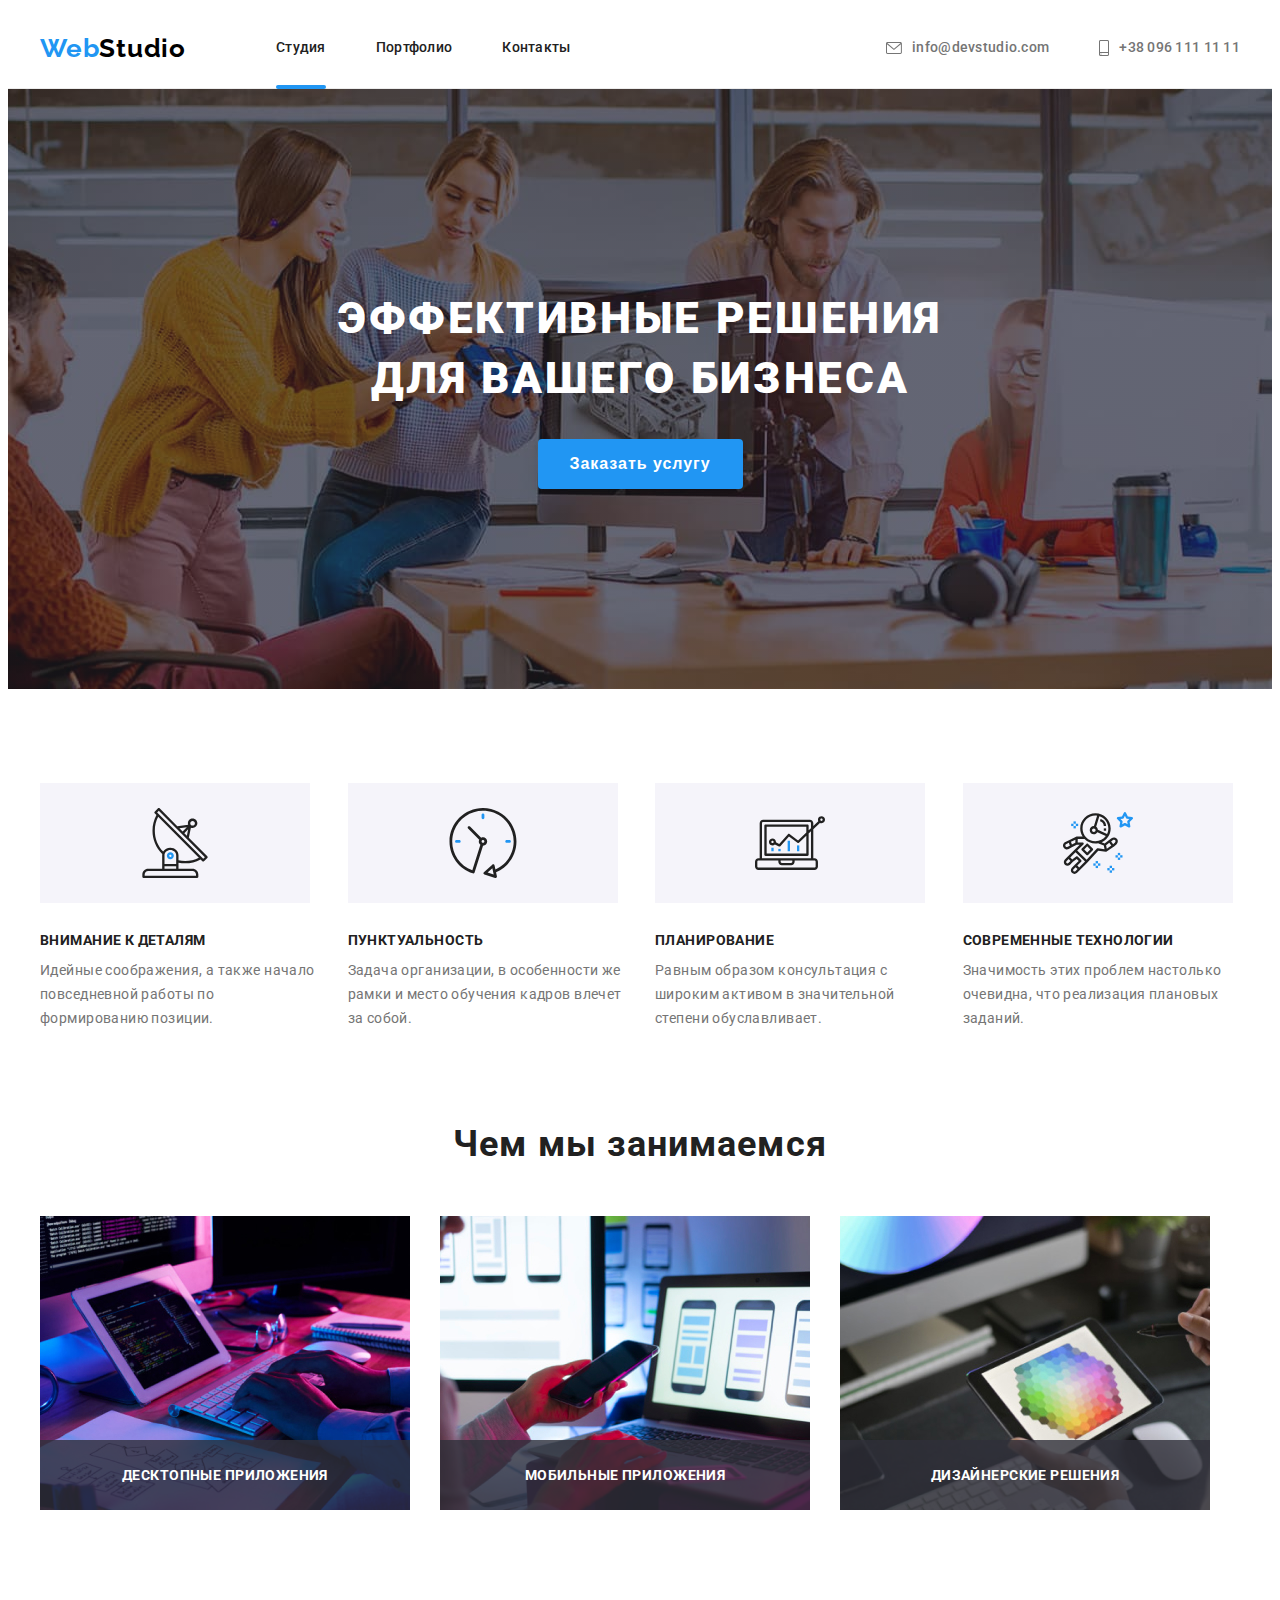
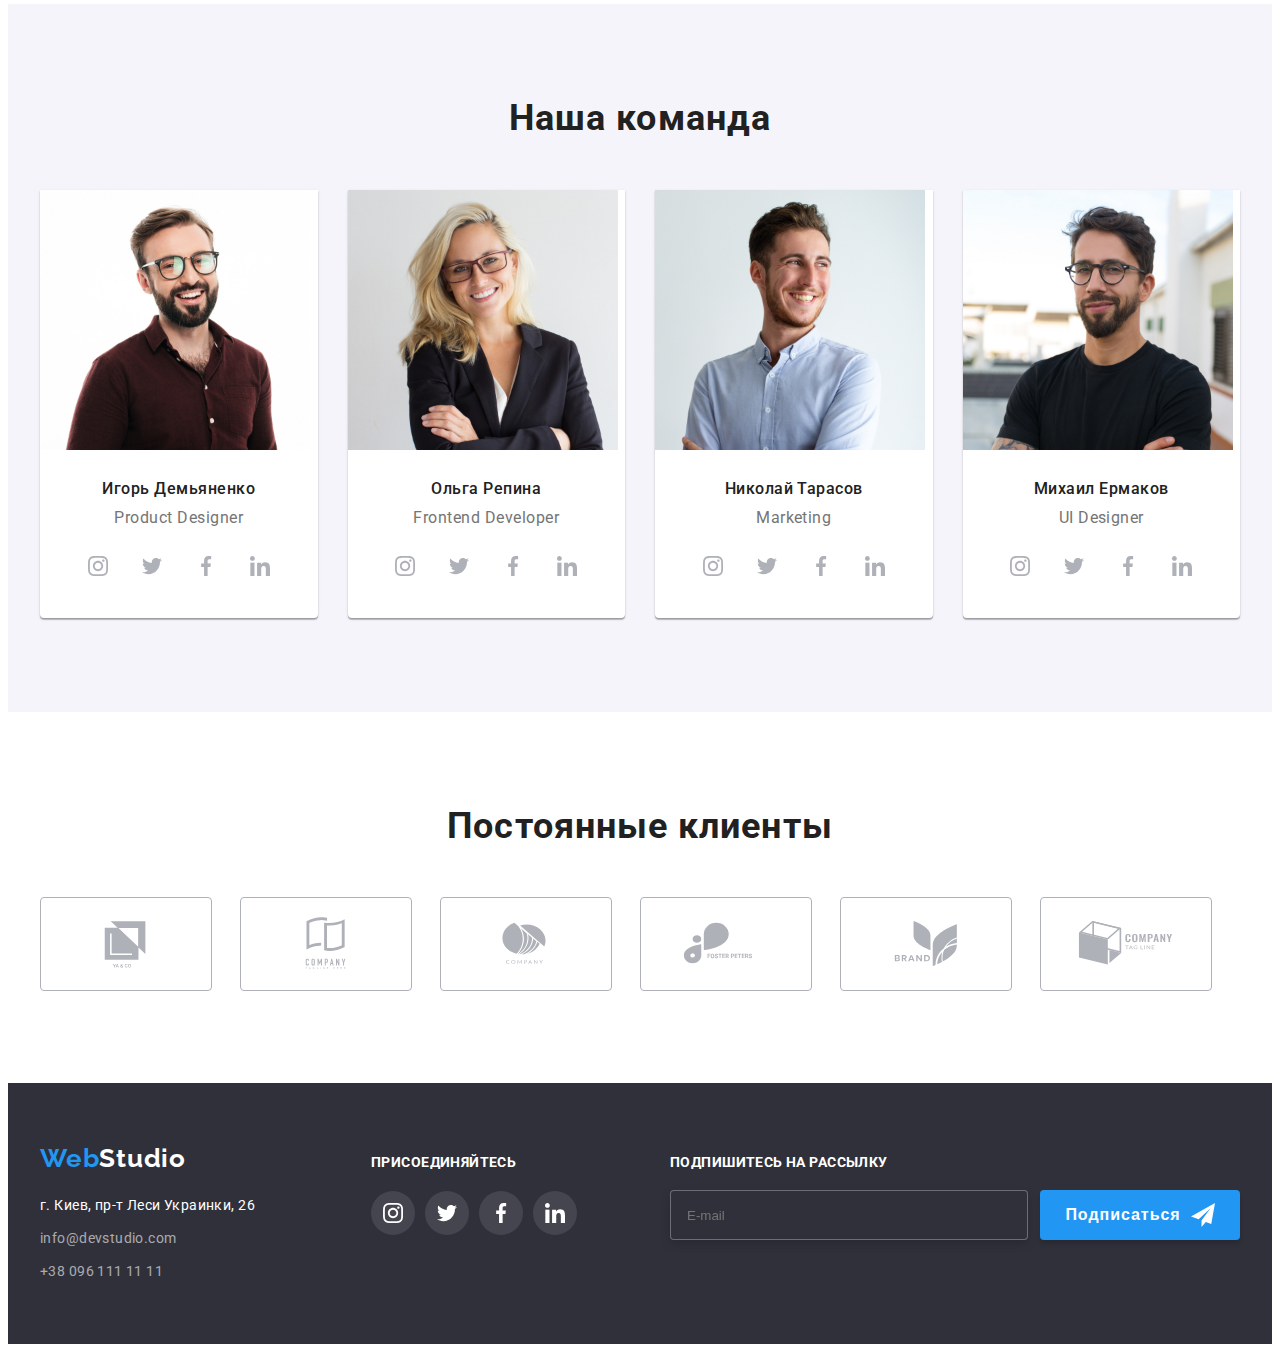
<file: index.html>
<!DOCTYPE html>
<html lang="ru">
<head>
    <meta charset="UTF-8">
    <meta http-equiv="X-UA-Compatible" content="IE=edge">
    <meta name="viewport" content="width=device-width, initial-scale=1.0">
    <title>WebStudio</title>
    <link href="https://fonts.googleapis.com/css2?family=Raleway:wght@700&family=Roboto:wght@400;500;700;900&display=swap" rel="stylesheet">
    <link rel="stylesheet" href="https://cdnjs.cloudflare.com/ajax/libs/modern-normalize/1.1.0/modern-normalize.min.css" integrity="sha512-wpPYUAdjBVSE4KJnH1VR1HeZfpl1ub8YT/NKx4PuQ5NmX2tKuGu6U/JRp5y+Y8XG2tV+wKQpNHVUX03MfMFn9Q==" crossorigin="anonymous" referrerpolicy="no-referrer" />
    <link rel="stylesheet" href="./css/main.min.css">

</head>
<body class="body">
    <header class="header">
        <div class="container header__container">

                <nav class="nav-header">
                    <a class="logo" href="/index.html" lang="ru">
                        <span class="logo__accent">Web</span>Studio
                    </a>

                    <ul class="nav-menu">

                        <li class="nav-menu__item">
                            <a class="nav-menu__link  nav-menu__link_current" href="./index.html">Студия</a>
                        </li>
                        <li class="nav-menu__item">
                            <a class="nav-menu__link" href="./portfolio.html">Портфолио</a>
                        </li>
                        <li class="nav-menu__nav-link">
                            <a class="nav-menu__link "  href="">Контакты</a>
                        </li>  

                    </ul> 

            </nav>
            <ul class="сontact-info ">

                <li class="сontact-info__item">
                    <a class="сontact-info__link " href="info@devstudio.com">
                        <svg class="сontact-info__icon" width="16" height="12">
                            <use href="./images/sprite-svg/symbol-defs.svg#icon-mail" ></use>
                        </svg>
                        info@devstudio.com
                    </a>
                </li>
                <li class="сontact-info__item">
                    <a class="сontact-info__link" href="tel:+380961111111">
                        <svg class="сontact-info__icon" width="10" height="16">
                            <use href="./images/sprite-svg/symbol-defs.svg#icon-phone"></use>
                        </svg>
                        +38 096 111 11 11
                    </a>
                </li>
                
            </ul>
    
        </div>

    </header>

    <main class="main">

        <section class="hero">
            <div class="container"> 

                <h1 class="hero__title">Эффективные решения для вашего бизнеса</h1>
                
                <button class="hero__btn" type="button" data-modal-open>Заказать услугу</button>
          </div>
        </section>
      

    
      <section class="section">

        <div class="container">
            
            
                <h2 class="visually-hidden" hidden>Наше преимущества</h2>
            <ul class="skills">

                <li class="skills__item">
                    <div class="box">
                        <svg class="skills__icon">
                            <use href="./images/sprite-svg/symbol-defs.svg#icon-antenna"></use>
                        </svg>

                    </div>
                    <h3 class="skills__text">Внимание к деталям</h3>
                    <p class="skills__description" >Идейные соображения, а также начало повседневной работы по формированию позиции.</p>
                </li>
                
                <li class="skills__item">
                    <div class="box">
                        <svg class="skills__icon" >
                            <use href="./images/sprite-svg/symbol-defs.svg#icon-clock"></use>
                        </svg>

                    </div>
                    <h3 class="skills__text">Пунктуальность</h3>
                    <p class="skills__description" >Задача организации, в особенности же рамки и место обучения кадров влечет за собой.</p>
                </li>
                
                <li class="skills__item" >
                    <div class="box">
                        <svg class="skills__icon" >
                            <use href="./images/sprite-svg/symbol-defs.svg#icon-diagram"></use>
                        </svg>

                    </div>
                    <h3 class="skills__text">Планирование</h3>
                    <p class="skills__description" >Равным образом консультация с широким активом в значительной степени обуславливает.</p>
                </li>
                
                <li class="skills__item" >
                    <div class="box">
                        <svg class="skills__icon" >
                            <use href="./images/sprite-svg/symbol-defs.svg#icon-astronaut"></use>
                        </svg>

                    </div>
                    <h3 class="skills__text">Современные технологии</h3>
                    <p class="skills__description" >Значимость этих проблем настолько очевидна, что реализация плановых заданий.</p>
                </li>

            </ul>
     </div>
            
        </section>
            
   

    
        <section class="section section_no-padding-top">
            <div class="container">
                    <h2 class="section__title" >Чем мы занимаемся</h2>
                <ul class="works">
                    
                    <li class="works__picture">
                        <div class="works__box">
                        <img src="./images/what-are-we-doing/img1.jpg" alt="picture 1" width="370" height="294">
                        
                            <p class="works__description">Десктопные приложения</p>
                        </div>
                    </li>
                    <li class="works__picture">
                        <div class="works__box">
                        <img src="./images/what-are-we-doing/img2.jpg" alt="picture 2" width="370" height="294">
                        
                            <p class="works__description">Мобильные приложения</p>
                        </div>
                    </li>
                    <li class="works__picture">
                        <div class="works__box">
                        <img src="./images/what-are-we-doing/img3.jpg" alt="picture 3" width="370" height="294">
                        
                            <p class="works__description">Дизайнерские решения</p>
                        </div>
                    </li>


                </ul>
            </div>

        </section>


    

    <section class="section section_other-background">

        <div class="container">

            <h2 class="section__title">Наша команда</h2>

            <ul class="team-section">

                <li class="team-section__item">
                    <img src="./images/our-team/photo1.jpg" alt="Foto" width="270" height="260">
                 <div class="team-section__box">
                    <h3 class="team-section__title">Игорь Демьяненко</h3>
                    <p class="team-section__description">Product Designer</p>

                    <ul class="social-list list" >
                        <li class="social-list-item">
                            <a href="" class="social-list-link">

                                <svg class="social-list-icon" width="20" height="20">
                                    <use href="./images/sprite-svg/symbol-defs.svg#icon-instagram" ></use>
                                </svg>
                            </a>
                        </li>
                        <li class="social-list-item">
                            <a href="" class="social-list-link">

                                <svg class="social-list-icon" width="20" height="20">
                                    <use href="./images/sprite-svg/symbol-defs.svg#icon-twitter" ></use>
                                </svg>
                            </a>
                        </li>
                        <li class="social-list-item">
                            <a href="" class="social-list-link">
                                <svg class="social-list-icon" width="20" height="20">
                                    <use href="./images/sprite-svg/symbol-defs.svg#icon-facebook" ></use>
                                </svg>
                            </a>
                        </li>
                        <li class="social-list-item">
                            <a href="" class="social-list-link">
                                    <svg class="social-list-icon" width="20" height="20">
                                        <use href="./images/sprite-svg/symbol-defs.svg#icon-linkedin" ></use>
                                  </svg>
                            </a>
                        </li>
                     
                    </ul>
                  

                </div>
                </li>

                <li class="team-section__item">
                    <img src="./images/our-team/photo2.jpg" alt="Foto" width="270" height="260">
                 <div class="team-section__box">
                    <h3 class="team-section__title">Ольга Репина</h3>
                    <p class="team-section__description">Frontend Developer</p>

                    <ul class="social-list list" >
                        <li class="social-list-item">
                            <a href="" class="social-list-link">

                                <svg class="social-list-icon" width="20" height="20">
                                    <use href="./images/sprite-svg/symbol-defs.svg#icon-instagram" ></use>
                                </svg>
                            </a>
                        </li>
                        <li class="social-list-item">
                            <a href="" class="social-list-link">

                                <svg class="social-list-icon" width="20" height="20">
                                    <use href="./images/sprite-svg/symbol-defs.svg#icon-twitter" ></use>
                                </svg>
                            </a>
                        </li>
                        <li class="social-list-item">
                            <a href="" class="social-list-link">
                                <svg class="social-list-icon" width="20" height="20">
                                    <use href="./images/sprite-svg/symbol-defs.svg#icon-facebook" ></use>
                                </svg>
                            </a>
                        </li>
                        <li class="social-list-item">
                            <a href="" class="social-list-link">
                                    <svg class="social-list-icon" width="20" height="20">
                                        <use href="./images/sprite-svg/symbol-defs.svg#icon-linkedin" ></use>
                                  </svg>
                            </a>
                        </li>
                     
                    </ul>

                </div>
                </li>

                <li class="team-section__item">
                    <img src="./images/our-team/photo3.jpg" alt="Foto" width="270" height="260">
                 <div class="team-section__box">
                    <h3 class="team-section__title">Николай Тарасов</h3>
                    <p class="team-section__description">Marketing</p>
                
                    <ul class="social-list list" >
                        <li class="social-list-item">
                            <a href="" class="social-list-link">

                                <svg class="social-list-icon" width="20" height="20">
                                    <use href="./images/sprite-svg/symbol-defs.svg#icon-instagram" ></use>
                                </svg>
                            </a>
                        </li>
                        <li class="social-list-item">
                            <a href="" class="social-list-link">

                                <svg class="social-list-icon" width="20" height="20">
                                    <use href="./images/sprite-svg/symbol-defs.svg#icon-twitter" ></use>
                                </svg>
                            </a>
                        </li>
                        <li class="social-list-item">
                            <a href="" class="social-list-link">
                                <svg class="social-list-icon" width="20" height="20">
                                    <use href="./images/sprite-svg/symbol-defs.svg#icon-facebook" ></use>
                                </svg>
                            </a>
                        </li>
                        <li class="social-list-item">
                            <a href="" class="social-list-link">
                                    <svg class="social-list-icon" width="20" height="20">
                                        <use href="./images/sprite-svg/symbol-defs.svg#icon-linkedin" ></use>
                                  </svg>
                            </a>
                        </li>
                     
                    </ul>
                </div>
                </li>

                <li class="team-section__item"> 
                    <img src="./images/our-team/photo4.jpg" alt="Foto" width="270" height="260">
                <div class="team-section__box">
                    <h3 class="team-section__title">Михаил Ермаков</h3>
                    <p class="team-section__description">UI Designer</p>
                  
                    <ul class="social-list list" >
                        <li class="social-list-item">
                            <a href="" class="social-list-link">

                                <svg class="social-list-icon" width="20" height="20">
                                    <use href="./images/sprite-svg/symbol-defs.svg#icon-instagram" ></use>
                                </svg>
                            </a>
                        </li>
                        <li class="social-list-item">
                            <a href="" class="social-list-link">

                                <svg class="social-list-icon" width="20" height="20">
                                    <use href="./images/sprite-svg/symbol-defs.svg#icon-twitter" ></use>
                                </svg>
                            </a>
                        </li>
                        <li class="social-list-item">
                            <a href="" class="social-list-link">
                                <svg class="social-list-icon" width="20" height="20">
                                    <use href="./images/sprite-svg/symbol-defs.svg#icon-facebook" ></use>
                                </svg>
                            </a>
                        </li>
                        <li class="social-list-item">
                            <a href="" class="social-list-link">
                                    <svg class="social-list-icon" width="20" height="20">
                                        <use href="./images/sprite-svg/symbol-defs.svg#icon-linkedin" ></use>
                                  </svg>
                            </a>
                        </li>
                     
                    </ul>
                </div>
                </li>
            </ul>
        </div>
    </section>

    <section class="clients-section section">
        <div class="container">
            <h2 class="section__title">Постоянные клиенты</h2>
            <ul class="clients-list-example list">
                <li class="clients-list-item">
                    <a class="clients-list-link" href="">
                        <svg class="clients-icon">
                            <use href="./images/sprite-svg/symbol-defs.svg#icon-logo0"></use>
                        </svg>
                    </a>
                </li>
                <li class="clients-list-item">
                    <a class="clients-list-link" href="">
                        <svg class="clients-icon">
                            <use href="./images/sprite-svg/symbol-defs.svg#icon-logo1"></use>
                        </svg>
                    </a>
                </li>
                <li class="clients-list-item">
                    <a class="clients-list-link" href="">
                        <svg class="clients-icon">
                            <use href="./images/sprite-svg/symbol-defs.svg#icon-logo2"></use>
                        </svg>
                    </a>
                </li>
                <li class="clients-list-item">
                    <a class="clients-list-link" href="">
                        <svg class="clients-icon">
                            <use href="./images/sprite-svg/symbol-defs.svg#icon-logo3"></use>
                        </svg>
                    </a>
                </li>
                <li class="clients-list-item">
                    <a class="clients-list-link" href="">
                        <svg class="clients-icon">
                            <use href="./images/sprite-svg/symbol-defs.svg#icon-logo4"></use>
                        </svg>
                    </a>
                </li>
                <li class="clients-list-item">
                    <a class="clients-list-link" href="">
                        <svg class="clients-icon">
                            <use href="./images/sprite-svg/symbol-defs.svg#icon-logo5"></use>
                        </svg>
                    </a>
                </li>
            </ul>
        </div>
            </section>
        
</main>

<footer class="footer">
    
    <div class="container flex-container">
        <div class="footer-adress">

            <a class="footer-logo_theme_dark link" href="/index.html" lang="ru">
                <span class="footer-web-blue">Web</span>Studio
            </a>

            <address class="address-footer">
                <ul class="address-list list">
                    <li class="address-list__footer-contact">
                        <a class="address-list__address-footer-link footer-item-contact link" href="https://goo.gl/maps/ciJQjwSgmXHDrJCv7" target="_blank"
                    
                        rel="noopener noreferrer">г. Киев, пр-т Леси Украинки, 26</a> 
                    </li>
                                    
                    <li class="address-list__footer-contact"><a class="footer-mail footer-item-contact link" href="mailto:info@devstudio.com">info@devstudio.com</a></li>
                    <li class="address-list__footer-contact"><a class="footer-phone-number footer-item-contact link" href="tel:+380961111111">+38 096 111 11 11</a></li>
                </ul>
            </address>
            
        </div>
        <div class="footer-media">
            <section class="join-section">
                <h2 class="footer-media__join-section-title">Присоединяйтесь</h2>
                <ul class="footer-media__join-media-footer list">
                    <li class="footer-media__media-footer-list">
                        <a class="footer-media__media-footer-link" href="">
                            <svg class="footer-media__icon-media-footer">
                                <use href="./images/sprite-svg/symbol-defs.svg#icon-instagram"></use>
                            </svg>
                        </a>
                    </li>
                    <li class="footer-media__media-footer-list" >
                        <a class="footer-media__media-footer-link" href="">
                            <svg class="footer-media__icon-media-footer">
                                <use href="./images/sprite-svg/symbol-defs.svg#icon-twitter"></use>
                            </svg>
                        </a>
                    </li>
                    <li class="footer-media__media-footer-list">
                        <a class="footer-media__media-footer-link" href="">
                            <svg class="footer-media__icon-media-footer">
                                <use href=".//images/sprite-svg/symbol-defs.svg#icon-facebook"></use>
                            </svg>
                        </a>
                    </li>
                    <li class="footer-media__footer-media__media-footer-list" >
                        <a class="footer-media__media-footer-link" href="">
                            <svg class="footer-media__icon-media-footer">
                                <use href=".//images/sprite-svg/symbol-defs.svg#icon-linkedin"></use>
                            </svg>
                        </a>
                    </li>
                </ul>
            </section>
        </div>
        <form class=" footer-subscribe">
            
                <label class="subscribe-section">
                        <span class="subscribe-section__subscribe-text">Подпишитесь на рассылку</span>
                        <span class="subscribe-section__subscribe-email-input">
               
                        <input class="subscribe-section__subscribe-form-input" type="email" name="user-email" placeholder="E-mail">
                        
                        <button type="submit" class="subscribe-section__subscribe-form-button button-svg">Подписаться
                            <svg class="subscribe-section__subscribe-telegram-icon" width="24" height="24">
                                <use href="./images/sprite-svg/symbol-defs.svg#icon-icon-send-footer"> </use>
                            </svg>
                        </button>
                    </label>
        </form>
    </div>

</footer>

<div class="backdrop is-hidden" data-modal>
    <div class="modal">
        <button type="button" class="close-button" data-modal-close>
            <svg class="svgmodal-close-btn" width="18" height="18">
                <use href="./images/sprite-svg/symbol-defs.svg#icon-close-btn"></use>
            </svg>
        </button>

        

        <form class="contact-form">
            <p class="modal-text">Оставьте свои данные, мы вам перезвоним</p>
            <label class="contact-form-field">
                <span class="contact-form-field-key">Имя</span>
                <span class="contact-form-input-wrapper">
                    <input class="contact-form-input" type="text" name="user-name"
                    pattern="[a-zA-Z]*"
                    title="Nikita"/>
                    <svg class="contact-form-icon" width="18" height="18">
                        <use href="./images/sprite-svg/symbol-defs.svg#icon-person-modal"></use>
                    </svg>
                </span>
                
                
            </label>
            <label class="contact-form-field">
                <span class="contact-form-field-key">Телефон</span>
                <span class="contact-form-input-wrapper">
                    <input class="contact-form-input" type="tel" name="user-phone-number" pattern="[0-9] {3}-[0-9]{3}-[0-9]{2}-[0-9]{2}"
                        title="xxx-xxx-xx-xx">
                    <svg class="contact-form-icon" width="18" height="18">
                        <use href="./images/sprite-svg/symbol-defs.svg#icon-phone-modal"></use>
                    </svg>
                </span>
                
                
            </label>

            <label class="contact-form-field">
                <span class="contact-form-field-key">Почта</span>
                <span class="contact-form-input-wrapper">
                    <input class="contact-form-input" type="email" name="user-email">
                    <svg class="contact-form-icon" width="18" height="18">
                        <use href="./images/sprite-svg/symbol-defs.svg#icon-mail-modal"></use>
                    </svg>
                </span>
                
            
            </label>

            <label class="contact-form-field-textarea">
                <span class="contact-form-field-key">Комментарий</span>
                <textarea class="contact-form-message" placeholder="Введите текст" name="user-message"></textarea>
            </label>
            <input type="checkbox" class="contact-form-checkbox visually-hidden" id="checkbox-policy"
            name="use_policy">
            <label for="checkbox-policy" class="contact-form-checkbox-label">
            Соглашаюсь с рассылкой и принимаю&nbsp;<a  class="text-contract" href="">Условия договора</a></label>
            <button type="submit" class="contact-form-button">Отправить</button>


        </form>
    </div>
</div>
<script src="./js/modal.js"></script>
</body>
</html>
</file>
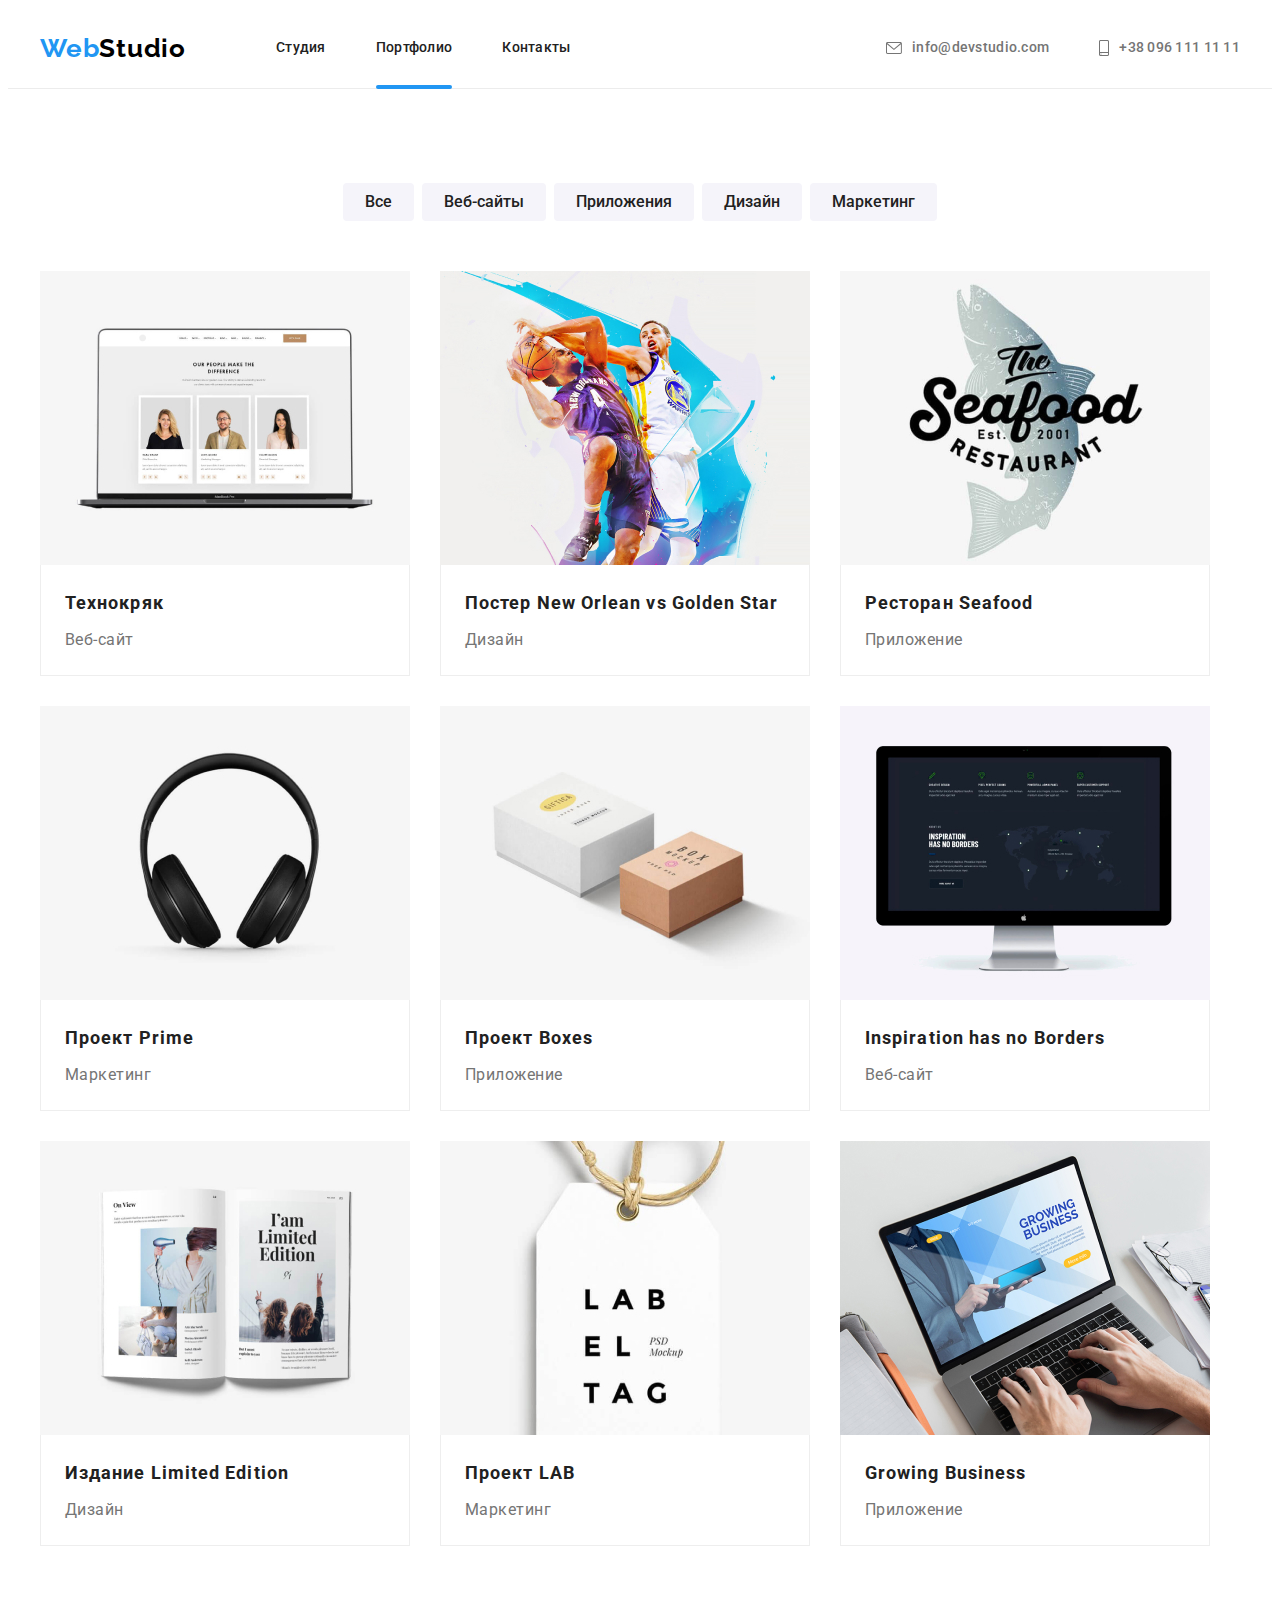
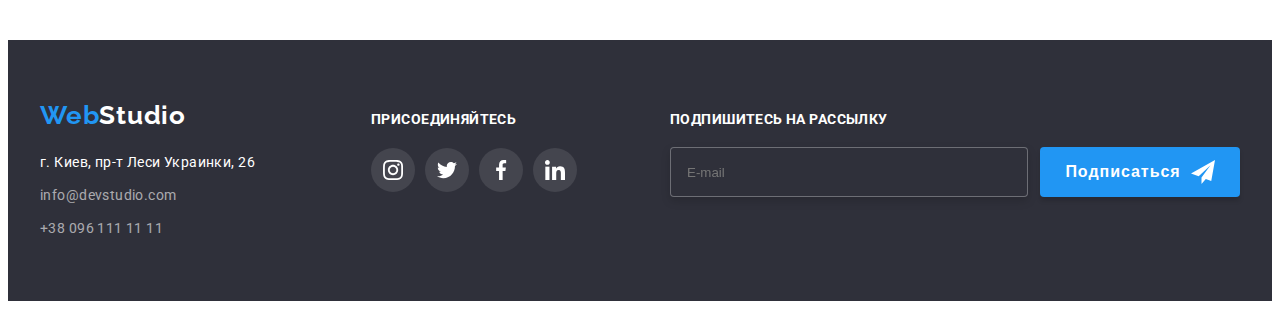
<file: portfolio.html>
<!DOCTYPE html>
<html lang="ru">
<head>
    <meta charset="UTF-8">
    <meta http-equiv="X-UA-Compatible" content="IE=edge">
    <meta name="viewport" content="width=device-width, initial-scale=1.0">
    <title>Portfolio</title>
    <link href="https://fonts.googleapis.com/css2?family=Raleway:wght@700&family=Roboto:wght@400;500;700;900&display=swap" rel="stylesheet">
    <link rel="stylesheet" href="https://cdnjs.cloudflare.com/ajax/libs/modern-normalize/1.1.0/modern-normalize.min.css" integrity="sha512-wpPYUAdjBVSE4KJnH1VR1HeZfpl1ub8YT/NKx4PuQ5NmX2tKuGu6U/JRp5y+Y8XG2tV+wKQpNHVUX03MfMFn9Q==" crossorigin="anonymous" referrerpolicy="no-referrer" />
    <link rel="stylesheet" href="./css/main.min.css">
</head>
<body class="body">

    <!--HEADER-->
    <header class="header">
        <div class="container header__container">

                <nav class="nav-header">
                    <a class="logo link" href="/index.html" lang="ru">
                        <span class="logo__accent">Web</span>Studio
                    </a>

                    <ul class="nav-menu">

                        <li class="nav-menu__item">
                            <a class="nav-menu__link" href="./index.html">Студия</a>
                        </li>
                        <li class="nav-menu__item">
                            <a class="nav-menu__link nav-menu__link_current" href="./portfolio.html">Портфолио</a>
                        </li>
                        <li class="nav-menu__nav-link">
                            <a class="nav-menu__link "  href="">Контакты</a>
                        </li>  

                    </ul> 

            </nav>
            <ul class="сontact-info ">

                <li class="сontact-info__item">
                    <a class="сontact-info__link " href="info@devstudio.com">
                        <svg class="сontact-info__icon" width="16" height="12">
                            <use href="./images/sprite-svg/symbol-defs.svg#icon-mail" ></use>
                        </svg>
                        info@devstudio.com
                    </a>
                </li>
                <li class="сontact-info__item">
                    <a class="сontact-info__link" href="tel:+380961111111">
                        <svg class="сontact-info__icon" width="10" height="16">
                            <use href="./images/sprite-svg/symbol-defs.svg#icon-phone"></use>
                        </svg>
                        +38 096 111 11 11
                    </a>
                </li>
                
            </ul>
    
        </div>

    </header>
    <!--HEADER-->

    <!--HERO-->
    <main>
        <section class="section">
            <div class="container">
                <h1 class="visually-hidden" hidden>Портфолио</h1>
                
                    <ul class="portfolio-buttons-nav list">
                        <li class="portfolio-button-item">
                            <button class="portfolio-button" type="button" >Все</button>
                        </li>
                        <li class="portfolio-button-item">
                            <button class="portfolio-button" type="button" >Веб-сайты</button>
                    </li>
                        <li class="portfolio-button-item">
                            <button class="portfolio-button" type="button" >Приложения</button>
                        </li>
                        <li class="portfolio-button-item">
                            <button class="portfolio-button" type="button" >Дизайн</button>
                        </li>
                        <li class="portfolio-button-item">
                            <button class="portfolio-button" type="button" >Маркетинг</button>
                        </li>
                    </ul>
            
            


                
            
                    
                <ul class="list-projects list">

                    <li class="project-item portfolio-hover-item">
                        <a href="" class="project-item-link  link">
                            <div class="project-item-hover">
                                <img class="img-project" src="./images/images-portfolio/img.jpg" alt= "img 1"width="370" height="294">
                                 <p class="text-hidden">Ресурс предлагает комплексные предложения с разным уровнем функционала и сервисов. 
                                Все это позволит посетителю получить исчерпывающие сведения о компании или частном лице.</p>
                            </div>
                            <div class="text-projekt-item">
                                <h2 class="project-item-name" >Технокряк</h2>
                                <p class="project-item-product">Веб-сайт</p>
                            </div>
                      </a>
                    </li>  

                    <li  class="project-item portfolio-hover-item"> 
                        <a href="" class="project-item-link link">
                            <div class="project-item-hover">
                                <img class="img-project" src="./images/images-portfolio/img1.jpg" alt="img 2"width="370" height="294">
                                <p class="text-hidden">Ресурс предлагает комплексные предложения с разным уровнем функционала и сервисов.
                                     Все это позволит посетителю получить исчерпывающие сведения о компании или частном лице.</p>
                            </div>               
                            <div class="text-projekt-item">
                                    <h2 class="project-item-name" >Постер New Orlean vs Golden Star</h2>
                                    <p class="project-item-product">Дизайн</p>
                            </div>  
                       </a>   
                  </li>

                    <li class="project-item portfolio-hover-item"> 
                        <a href="" class="project-item-link link">
                            <div class="project-item-hover">
                                <img class="img-project" src="./images/images-portfolio/img2.jpg" alt="img 3"width="370" height="294">
                                <p class="text-hidden">Ресурс предлагает комплексные предложения с разным уровнем функционала и сервисов.
                                 Все это позволит посетителю получить исчерпывающие сведения о компании или частном лице.</p>
                             </div>
                            <div class="text-projekt-item">
                                <h2 class="project-item-name" >Ресторан Seafood</h2>
                                <p class="project-item-product">Приложение</p>
                            </div>
                        </a> 
                     </li>

                    <li class="project-item portfolio-hover-item"> 
                        <a href="" class="project-item-link link">
                            <div class="project-item-hover">
                                <img class="img-project" src="./images/images-portfolio/img3.jpg" alt="img 4"width="370" height="294">
                                <p class="text-hidden">Ресурс предлагает комплексные предложения с разным уровнем функционала и сервисов.
                                 Все это позволит посетителю получить исчерпывающие сведения о компании или частном лице.</p>
                            </div>
                            <div class="text-projekt-item">
                                <h2 class="project-item-name" >Проект Prime</h2>
                                <p class="project-item-product">Маркетинг</p>
                            </div> 
                        </a>       
                    </li>

                    <li  class="project-item portfolio-hover-item" >
                        <a href="" class="project-item-link link">
                            <div class="project-item-hover">
                                <img class="img-project" src="./images/images-portfolio/img4.jpg" alt="img 5"width="370" height="294">
                                <p class="text-hidden">Ресурс предлагает комплексные предложения с разным уровнем функционала и сервисов.
                                    Все это позволит посетителю получить исчерпывающие сведения о компании или частном лице.</p>
                            </div>
                            <div class="text-projekt-item">
                                <h2 class="project-item-name">Проект Boxes</h2>
                                <p class="project-item-product">Приложение</p>
                            </div>
                        </a>
                    </li>

                    <li class="project-item portfolio-hover-item">
                        <a href="" class="project-item-link link">
                            <div class="project-item-hover">
                                <img class="img-project" src="./images/images-portfolio/img5.jpg" alt="img 6"width="370" height="294">
                                <p class="text-hidden">Ресурс предлагает комплексные предложения с разным уровнем функционала и сервисов.
                                     Все это позволит посетителю получить исчерпывающие сведения о компании или частном лице.</p>
                            </div>
                            
                            <div class="text-projekt-item">
                                <h2 class="project-item-name">Inspiration has no Borders</h2>
                                <p class="project-item-product">Веб-сайт</p>
                        </div>
                        </a>
                    </li>

                    <li class="project-item portfolio-hover-item">
                        <a href="" class="project-item-link link">
                            <div class="project-item-hover"> 
                                <img class="img-project" src="./images/images-portfolio/img6.jpg" alt="img 7"width="370" height="294">
                                <p class="text-hidden">Ресурс предлагает комплексные предложения с разным уровнем функционала и сервисов.
                                     Все это позволит посетителю получить исчерпывающие сведения о компании или частном лице.</p>
                            </div>
                           
                            <div class="text-projekt-item">
                                <h2 class="project-item-name" >Издание Limited Edition</h2>
                                <p class="project-item-product">Дизайн</p>
                            </div>
                        </a>
                    </li>

                    <li class="project-item portfolio-hover-item">
                        <a href="" class="project-item-link link">
                            <div class="project-item-hover">
                                <img class="img-project" src="./images/images-portfolio/img7.jpg" alt="img 8"width="370" height="294">
                                <p class="text-hidden">Ресурс предлагает комплексные предложения с разным уровнем функционала и сервисов.
                                 Все это позволит посетителю получить исчерпывающие сведения о компании или частном лице.</p>
                            </div>
                            
                            <div class="text-projekt-item">  
                                <h2 class="project-item-name" >Проект LAB</h2>
                                <p class="project-item-product">Маркетинг</p>
                            </div>
                        </a>
                    </li>

                    <li  class="project-item portfolio-hover-item" >
                        <a href="" class="project-item-link link">
                            <div class="project-item-hover">
                                <img class="img-project" src="./images/images-portfolio/img8.jpg" alt="img 9"width="370" height="294">
                                <p class="text-hidden">Ресурс предлагает комплексные предложения с разным уровнем функционала и сервисов.
                                     Все это позволит посетителю получить исчерпывающие сведения о компании или частном лице.</p>
                            </div>
                           
                            <div class="text-projekt-item">
                                <h2 class="project-item-name" >Growing Business</h2>
                                <p class="project-item-product">Приложение</p>
                            </div>
                        </a>
                    </li>
                  
                </ul>  
            </div>
        </section>

    </main>
    <!--HERO-->

    <!--FOOTER-->
    <footer class="footer">
    
        <div class="container flex-container">
            <div class="footer-adress">
    
                <a class="footer-logo_theme_dark link" href="/index.html" lang="ru">
                    <span class="footer-web-blue">Web</span>Studio
                </a>
    
                <address class="address-footer">
                    <ul class="address-list list">
                        <li class="address-list__footer-contact">
                            <a class="address-list__address-footer-link footer-item-contact link" href="https://goo.gl/maps/ciJQjwSgmXHDrJCv7" target="_blank"
                        
                            rel="noopener noreferrer">г. Киев, пр-т Леси Украинки, 26</a> 
                        </li>
                                        
                        <li class="address-list__footer-contact"><a class="footer-mail footer-item-contact link" href="mailto:info@devstudio.com">info@devstudio.com</a></li>
                        <li class="address-list__footer-contact"><a class="footer-phone-number footer-item-contact link" href="tel:+380961111111">+38 096 111 11 11</a></li>
                    </ul>
                </address>
                
            </div>
            <div class="footer-media">
                <section class="join-section">
                    <h2 class="footer-media__join-section-title">Присоединяйтесь</h2>
                    <ul class="footer-media__join-media-footer list">
                        <li class="footer-media__media-footer-list">
                            <a class="footer-media__media-footer-link" href="">
                                <svg class="footer-media__icon-media-footer">
                                    <use href="./images/sprite-svg/symbol-defs.svg#icon-instagram"></use>
                                </svg>
                            </a>
                        </li>
                        <li class="footer-media__media-footer-list" >
                            <a class="footer-media__media-footer-link" href="">
                                <svg class="footer-media__icon-media-footer">
                                    <use href="./images/sprite-svg/symbol-defs.svg#icon-twitter"></use>
                                </svg>
                            </a>
                        </li>
                        <li class="footer-media__media-footer-list">
                            <a class="footer-media__media-footer-link" href="">
                                <svg class="footer-media__icon-media-footer">
                                    <use href=".//images/sprite-svg/symbol-defs.svg#icon-facebook"></use>
                                </svg>
                            </a>
                        </li>
                        <li class="footer-media__footer-media__media-footer-list" >
                            <a class="footer-media__media-footer-link" href="">
                                <svg class="footer-media__icon-media-footer">
                                    <use href=".//images/sprite-svg/symbol-defs.svg#icon-linkedin"></use>
                                </svg>
                            </a>
                        </li>
                    </ul>
                </section>
            </div>
            <form class=" footer-subscribe">
                
                    <label class="subscribe-section">
                            <span class="subscribe-section__subscribe-text">Подпишитесь на рассылку</span>
                            <span class="subscribe-section__subscribe-email-input">
                   
                            <input class="subscribe-section__subscribe-form-input" type="email" name="user-email" placeholder="E-mail">
                            
                            <button type="submit" class="subscribe-section__subscribe-form-button button-svg">Подписаться
                                <svg class="subscribe-section__subscribe-telegram-icon" width="24" height="24">
                                    <use href="./images/sprite-svg/symbol-defs.svg#icon-icon-send-footer"> </use>
                                </svg>
                            </button>
                        </label>
            </form>
        </div>
    
    </footer>
   <!--FOOTER-->
</body>
</html>
</file>
<file: css/main.min.css>
﻿:root{--hader-text-logo:#000000;--text-accent: #FFFFFF;--accent-color:#2196F3;--text-font:#212121;--background-color: #2F303A;--color-contact: #757575;--color-header:#EEEEEE;--botom-bg:#F5F4FA;--header-botom-color:#188CE8;--rgba:rgba(255, 255, 255, 0.6);--border-portfolio:rgba(238, 238, 238, 1);--border-studio:#ECECEC;--border-client-section:#AFB1B8;--main-hero-color:#C4C4C4;--social-list-color:#AFB1B8}.visually-hidden{position:absolute;width:1px;height:1px;margin:-1px;border:0;padding:0;white-space:nowrap;clip-path:inset(100%);clip:rect(0 0 0 0);overflow:hidden}h1,h2,h3,p{margin-top:0;margin-bottom:0}ul,ol{margin-top:0;margin-bottom:0;padding-left:0}img{display:block}ul{list-style:none}a{text-decoration:none}.body{font-family:"Roboto",sans-serif}.container{width:1200px;margin-left:auto;margin-right:auto;padding-left:15px;padding-right:15px}.section{padding-top:94px;padding-bottom:94px}.logo{font-family:"Raleway",sans-serif;font-weight:700;font-size:26px;line-height:1.19;letter-spacing:.03em;color:var(--hader-text-logo);margin-right:90px}.logo__accent{color:var(--accent-color)}.backdrop{position:fixed;top:0;left:0;width:100%;height:100%;background-color:rgba(0,0,0,.5);transition:opacity 500ms linear,visibility 500ms linear}.backdrop.is-hidden{pointer-events:none;opacity:0;visibility:hidden}.modal{position:absolute;top:50%;left:50%;transform:translate(-50%, -50%);padding:40px;width:528px;height:581px;background:var(--text-accent);box-shadow:0px 1px 3px rgba(0,0,0,.12),0px 1px 1px rgba(0,0,0,.14),0px 2px 1px rgba(0,0,0,.2);border-radius:4px}.close-button{display:flex;justify-content:center;align-items:center;width:30px;height:30px;padding:0;background:var(--text-accent);background-color:rgba(0,0,0,0);border:1px solid rgba(0,0,0,.1);border-radius:50%;cursor:pointer;position:absolute;top:8px;right:8px;transform:fill 250ms cubic-bezier(0.4, 0, 0.2, 1)}.close-button:hover,.close-button:focus{fill:var(--accent-color)}.modal-text{font-weight:700;font-size:20px;line-height:23px;text-align:center;letter-spacing:.03em;color:#212121;padding-left:auto;padding-right:auto;margin-bottom:12px}.contact-form{display:flex;flex-direction:column}.contact-form-input-wrapper{position:relative;display:block}.contact-form-input{width:100%;height:40px;border:1px solid rgba(33,33,33,.2);border-radius:4px;padding-left:42px;transition:border-color 250ms cubic-bezier(0.4, 0, 0.2, 1)}.contact-form-input:focus{outline:none;border-color:var(--accent-color)}.contact-form-field-key{display:block;font-weight:400;font-size:12px;line-height:14px;letter-spacing:.01em;color:var(--color-contact);margin-bottom:4px}.contact-form-field{margin-bottom:10px}.contact-form-field-textarea{margin-bottom:20px}.contact-form-icon{position:absolute;top:50%;left:12px;transform:translateY(-50%);transition:fill 250ms cubic-bezier(0.4, 0, 0.2, 1)}.contact-form-input:focus+.contact-form-icon{fill:var(--accent-color)}.contact-form-message{display:block;width:100%;height:120px;border:1px solid rgba(33,33,33,.2);border-radius:4px;resize:none;padding:12px 16px;transition:border-color 250ms cubic-bezier(0.4, 0, 0.2, 1)}.contact-form-message:focus{outline:none;border-color:var(--accent-color)}.contact-form-message::placeholder{text-transform:capitalize;color:rgba(117,117,117,.5)}.contact-form-checkbox-label::before{display:block;content:"";width:18px;height:18px;cursor:pointer;border:2px solid var(--text-font);margin-right:8px;transition:border 250ms cubic-bezier(0.4, 0, 0.2, 1);border-radius:2px}.contact-form-checkbox-label{justify-content:center;display:flex;align-items:center;font-size:14px;margin-bottom:30px}.contact-form-checkbox:checked+.contact-form-checkbox-label::before{background-color:var(--accent-color);border-radius:2px;background-image:url("../images/check-modal.svg");border:var(--accent-color);background-repeat:no-repeat;background-position:50% 50%}.visually-hidden{position:absolute;width:1px;height:1px;margin:-1px;border:0;padding:0;white-space:nowrap;clip-path:inset(100%);clip:rect(0 0 0 0);overflow:hidden}.text-contract{font-weight:400;font-size:14px;line-height:1.71;letter-spacing:.03em;text-decoration-line:underline;color:var(--accent-color)}.contact-form-button{font-weight:700;font-size:16px;line-height:1.88;display:flex;align-items:center;justify-content:center;letter-spacing:.06em;color:var(--text-accent);background:var(--accent-color);box-shadow:0px 4px 4px rgba(0,0,0,.15);border:rgba(0,0,0,0);border-radius:4px;cursor:pointer;padding:10px 32px;min-width:200px;margin-left:auto;margin-right:auto;transition:background 250ms cubic-bezier(0.4, 0, 0.2, 1)}.contact-form-button:hover,.contact-form-button:focus{background:var(--header-botom-color)}.header{border-bottom:1px solid var(--border-studio)}.header__container{display:flex;align-items:center}.nav-header{display:flex;align-items:center}.nav-menu{display:flex;align-items:center}.сontact-info{display:flex;margin-left:auto}.nav-menu__item:not(:last-child){margin-right:50px}.сontact-info__mail{margin-right:50px}.nav-menu__link{font-weight:500;font-size:14px;line-height:1.14;letter-spacing:.02em;color:var(--text-font);transition:color 250ms cubic-bezier(0.4, 0, 0.2, 1);position:relative;display:block;text-decoration:none}.nav-menu__link:hover,.nav-menu__link:focus{color:var(--accent-color)}.nav-menu__link.nav-menu__link_current::after{content:"";display:block;width:100%;height:4px;background-color:var(--accent-color);border-radius:2px;position:absolute;left:0;bottom:-1px;transition:transform 250ms cubic-bezier(0.4, 0, 0.2, 1)}.nav-menu__link.current{color:var(--accent-color)}.nav-menu__link{padding:32px 0;font-weight:500;font-size:14px;line-height:1.14;letter-spacing:.02em;color:var(--text-font);display:block}.сontact-info__link{font-weight:500;font-size:14px;line-height:1.14;letter-spacing:.02em;color:var(--color-contact);transition:color var(--accent-color) 1000ms cubic-bezier(0.4, 0, 0.2, 1)}.сontact-info__link{font-weight:500;font-size:14px;line-height:1.14;letter-spacing:.02em;color:var(--color-contact);transition:color var(--accent-color) 250ms cubic-bezier(0.4, 0, 0.2, 1)}.сontact-mail:hover,.сontact-mail:focus{color:var(--accent-color)}.сontact-info__icon{margin-right:10px;fill:var(--color-contact)}.сontact-info__icon:hover .сontact-info__icon:focus{fill:var(--accent-color)}.сontact-info__link:hover .сontact-info__icon,.сontact-info__link:focus .сontact-info__icon{fill:var(--accent-color)}.сontact-info__item:not(:last-child){margin-right:50px}.сontact-info__link{align-items:center;display:flex;padding-top:25px;padding-bottom:25px}.сontact-info__link:hover,.сontact-info__link:focus{color:var(--accent-color)}.hero{background:var(--background-color);padding-top:200px;padding-bottom:200px;background-image:linear-gradient(rgba(47, 48, 58, 0.4), rgba(47, 48, 58, 0.4)),url("../images/hero-pictures/Img-background.jpg");background-size:cover;background-color:var(--main-hero-color);background-repeat:no-repeat;background-position:center;margin-left:auto;margin-right:auto;max-width:1600px}.hero__title{font-weight:900;font-size:44px;line-height:1.36;text-align:center;letter-spacing:.06em;text-transform:uppercase;color:var(--text-accent);margin-right:auto;margin-left:auto;width:696px}.hero__btn{font-weight:700;font-size:16px;line-height:1.88;display:flex;align-items:center;text-align:center;letter-spacing:.06em;color:var(--text-accent);background:var(--accent-color);box-shadow:0px 4px 4px rgba(0,0,0,.15);border-radius:4px;cursor:pointer;padding:10px 32px;min-width:200px;margin-left:auto;margin-right:auto;margin-top:30px;transition:background 250ms cubic-bezier(0.4, 0, 0.2, 1);border:rgba(0,0,0,0)}.hero__btn:hover,.hero__btn:focus{background:var(--header-botom-color)}.item-section{padding-top:95px;padding-bottom:95px}.skills{display:flex;flex-wrap:wrap}.skills__item{flex-basis:calc((100% - 90px)/4)}.skills__item:not(:nth-child(4n)){margin-right:30px}.skills__text{font-weight:700;font-size:14px;line-height:1.14;letter-spacing:.03em;text-transform:uppercase;color:var(--text-font)}.skills__description{font-size:14px;line-height:1.71;letter-spacing:.03em;color:var(--color-contact);margin-top:10px}.box{background-color:var(--botom-bg);width:270px;margin-bottom:30px;align-items:center;display:flex;height:120px;justify-content:center}.skills__icon{width:70px;height:70px;display:block}.section_no-padding-top{padding-top:0}.works{display:flex;flex-wrap:wrap}.works__picture:not(:nth-child(3n)){margin-right:30px}.works__picture{flex-basis:calc((100% - 90px)/3)}.works__box{position:relative}.works__description{display:flex;align-items:center;justify-content:center;position:absolute;font-weight:700;font-size:14px;line-height:1,14;letter-spacing:.03em;text-transform:uppercase;color:var(--text-accent);background:rgba(47,48,58,.8);width:370px;height:70px;bottom:0;left:0;overflow:auto}.section__title{font-weight:700;font-size:36px;line-height:1.16;text-align:center;letter-spacing:.03em;color:var(--text-font);margin-bottom:50px}.team-section__title{font-weight:500;font-size:16px;line-height:1.18;text-align:center;letter-spacing:.03em;color:var(--text-font)}.team-section__description{font-size:16px;line-height:1.18;text-align:center;letter-spacing:.03em;color:var(--color-contact);margin-top:10px;margin-bottom:16px}.section_other-background{background:var(--botom-bg)}.team-section{display:flex;flex-wrap:wrap}.team-section__item:not(:nth-child(4n)){margin-right:30px}.team-section__item{background:var(--text-accent);box-shadow:0px 1px 3px rgba(0,0,0,.12),0px 1px 1px rgba(0,0,0,.14),0px 2px 1px rgba(0,0,0,.2);border-radius:0px 0px 4px 4px;flex-basis:calc((100% - 90px)/4)}.team-section__box{padding-top:30px;padding-bottom:30px}.social-list{display:flex;justify-content:center}.social-list-item:not(:last-child){margin-right:10px}.social-list-link{display:flex;align-items:center;justify-content:center;width:44px;height:44px;border-radius:50%;background-color:var(--text-accent);transition:background 250ms cubic-bezier(0.4, 0, 0.2, 1),fill 250ms cubic-bezier(0.4, 0, 0.2, 1)}.social-list-link:hover,.social-list-link:focus{background-color:var(--text-accent)}.social-list-link:hover,.social-list-link:focus{background-color:var(--accent-color)}.social-list-icon{fill:var(--social-list-color)}.social-list-link:hover .social-list-icon,.social-list-link:focus .social-list-icon{fill:var(--text-accent)}.clients-list-link{width:100%;height:100%;display:flex;align-items:center;justify-content:center;border:1px solid var(--border-client-section);border-radius:4px;transition:border 250ms cubic-bezier(0.4, 0, 0.2, 1)}.clients-list-link:hover,.clients-list-link:focus{border:1px solid var(--accent-color)}.clients-list-example{display:flex}.clients-list-item{width:170px;height:92px}.clients-list-item:not(:last-child){margin-right:30px}.clients-icon{width:106px;height:60px;fill:var(--border-client-section);transition:fill 250ms cubic-bezier(0.4, 0, 0.2, 1)}.clients-list-link:hover .clients-icon,.clients-list-link:focus .clients-icon{fill:var(--accent-color)}.flex-container{display:flex;align-items:baseline}.footer{background:var(--background-color);padding-top:60px;padding-bottom:60px}.footer-logo_theme_dark{font-family:"Raleway",sans-serif;font-weight:700;font-size:26px;line-height:1.19;letter-spacing:.03em;color:var(--text-accent)}.footer-web-blue{color:var(--accent-color)}.address-footer{margin-top:20px}.footer-item-contact{transition:color 250ms cubic-bezier(0.4, 0, 0.2, 1)}.address-list__address-footer-link{font-style:normal;font-size:14px;line-height:1.71;letter-spacing:.03em;color:var(--text-accent)}.address-list__footer-contact:not(:last-child){margin-bottom:9px}.footer-item-contact:hover,.footer-item-contact:focus{color:var(--accent-color)}.footer-mail{font-size:14px;line-height:1.71;letter-spacing:.03em;color:rgba(255,255,255,.6);font-style:normal}.footer-phone-number{font-size:14px;line-height:1.71;letter-spacing:.03em;color:rgba(255,255,255,.6);font-style:normal}.footer-adress{margin-right:70px;flex-grow:1}.footer-media__join-section-title{font-weight:700;font-size:14px;line-height:1.14;letter-spacing:.03em;text-transform:uppercase;margin-bottom:20px;color:var(--text-accent)}.footer-media__join-media-footer{display:flex}.footer-media__media-footer-list:not(:last-child){margin-right:10px}.footer-media__media-footer-link{display:flex;border-radius:50%;background-color:rgba(255,255,255,.1);width:44px;height:44px;align-items:center;justify-content:center;transition:background 250ms cubic-bezier(0.4, 0, 0.2, 1)}.footer-media__media-footer-link:hover,.footer-media__media-footer-link:focus{background-color:var(--accent-color)}.footer-media__icon-media-footer{width:20px;height:20px;fill:var(--text-accent)}.footer-subscribe{display:flex;margin-left:93px}.subscribe-section__subscribe-text{display:block;font-weight:700;font-size:14px;line-height:16px;letter-spacing:.03em;text-transform:uppercase;margin-bottom:20px;color:var(--text-accent)}.subscribe-section__subscribe-form-input{box-sizing:border-box;width:358px;height:50px;border:1px solid rgba(255,255,255,.3);filter:drop-shadow(0px 4px 4px rgba(0, 0, 0, 0.15));border-radius:4px;background-color:var(--background-color);color:var(--text-accent);margin-right:12px;padding-left:16px}.subscribe-section__subscribe-email-input{display:flex}.subscribe-section__subscribe-form-button{font-weight:700;font-size:16px;line-height:30px;letter-spacing:.06em;width:200px;height:50px;background-color:var(--accent-color);color:var(--text-accent);box-shadow:0px 4px 4px rgba(0,0,0,.15);border-radius:4px;display:flex;align-items:center;justify-content:center;cursor:pointer;transition:background 250ms cubic-bezier(0.4, 0, 0.2, 1);border:rgba(0,0,0,0)}.subscribe-section__subscribe-form-button:hover,.subscribe-section__subscribe-form-button:focus{background-color:var(--header-botom-color)}.subscribe-section__subscribe-telegram-icon{margin-left:10px}.portfolio-buttons-nav{display:flex;justify-content:center;margin-bottom:50px}.portfolio-button-item:not(:nth-child(5n)){margin-right:8px}.portfolio-button{font-family:"Roboto",sans-serif;font-weight:500;font-size:16px;line-height:1.62;text-align:center;color:var(--text-font);background:var(--botom-bg);cursor:pointer;padding:6px 22px;border-radius:4px;border:rgba(0,0,0,0);transition:background 250ms cubic-bezier(0.4, 0, 0.2, 1),color 250ms cubic-bezier(0.4, 0, 0.2, 1),box-shadow 250ms cubic-bezier(0.4, 0, 0.2, 1)}.portfolio-button:hover,.portfolio-button:focus{background:var(--accent-color);box-shadow:0px 3px 1px rgba(0,0,0,.1),0px 1px 2px rgba(0,0,0,.08),0px 2px 2px rgba(0,0,0,.12);color:var(--text-accent)}.list-projects{display:flex;flex-wrap:wrap}.project-item:not(:nth-child(3n)){margin-right:30px}.project-item:not(:nth-last-child(-n+3)){margin-bottom:30px}.text-projekt-item{border:1px solid var(--border-portfolio);border-top:none;padding:20px 24px}.img-project{display:block;max-width:100%;height:auto}.project-item-name{font-weight:700;font-size:18px;line-height:2;letter-spacing:.06em;color:var(--text-font);margin-bottom:4px}.project-item-product{font-size:16px;line-height:1.88;letter-spacing:.03em;color:var(--color-contact)}.project-item-hover{position:relative;overflow:hidden}.text-hidden{font-size:18px;line-height:1.56;letter-spacing:.03em;background:rgba(33,150,243,.9);position:absolute;top:0;left:0;width:100%;height:100%;color:var(--text-accent);padding:63px 24px;overflow:auto;transform:translateY(101%);transition:transform 250ms cubic-bezier(0.4, 0, 0.2, 1)}.project-item-link:hover .text-hidden,.project-item-link:focus .text-hidden{transform:translateY(0%)}.project-item-link{display:block;transition:box-shadow 250ms cubic-bezier(0.4, 0, 0.2, 1)}.project-item-link:hover,.project-item-link:focus{box-shadow:0px 1px 1px rgba(0,0,0,.12),0px 4px 4px rgba(0,0,0,.06),1px 4px 6px rgba(0,0,0,.16)}/*# sourceMappingURL=main.min.css.map */
</file>
